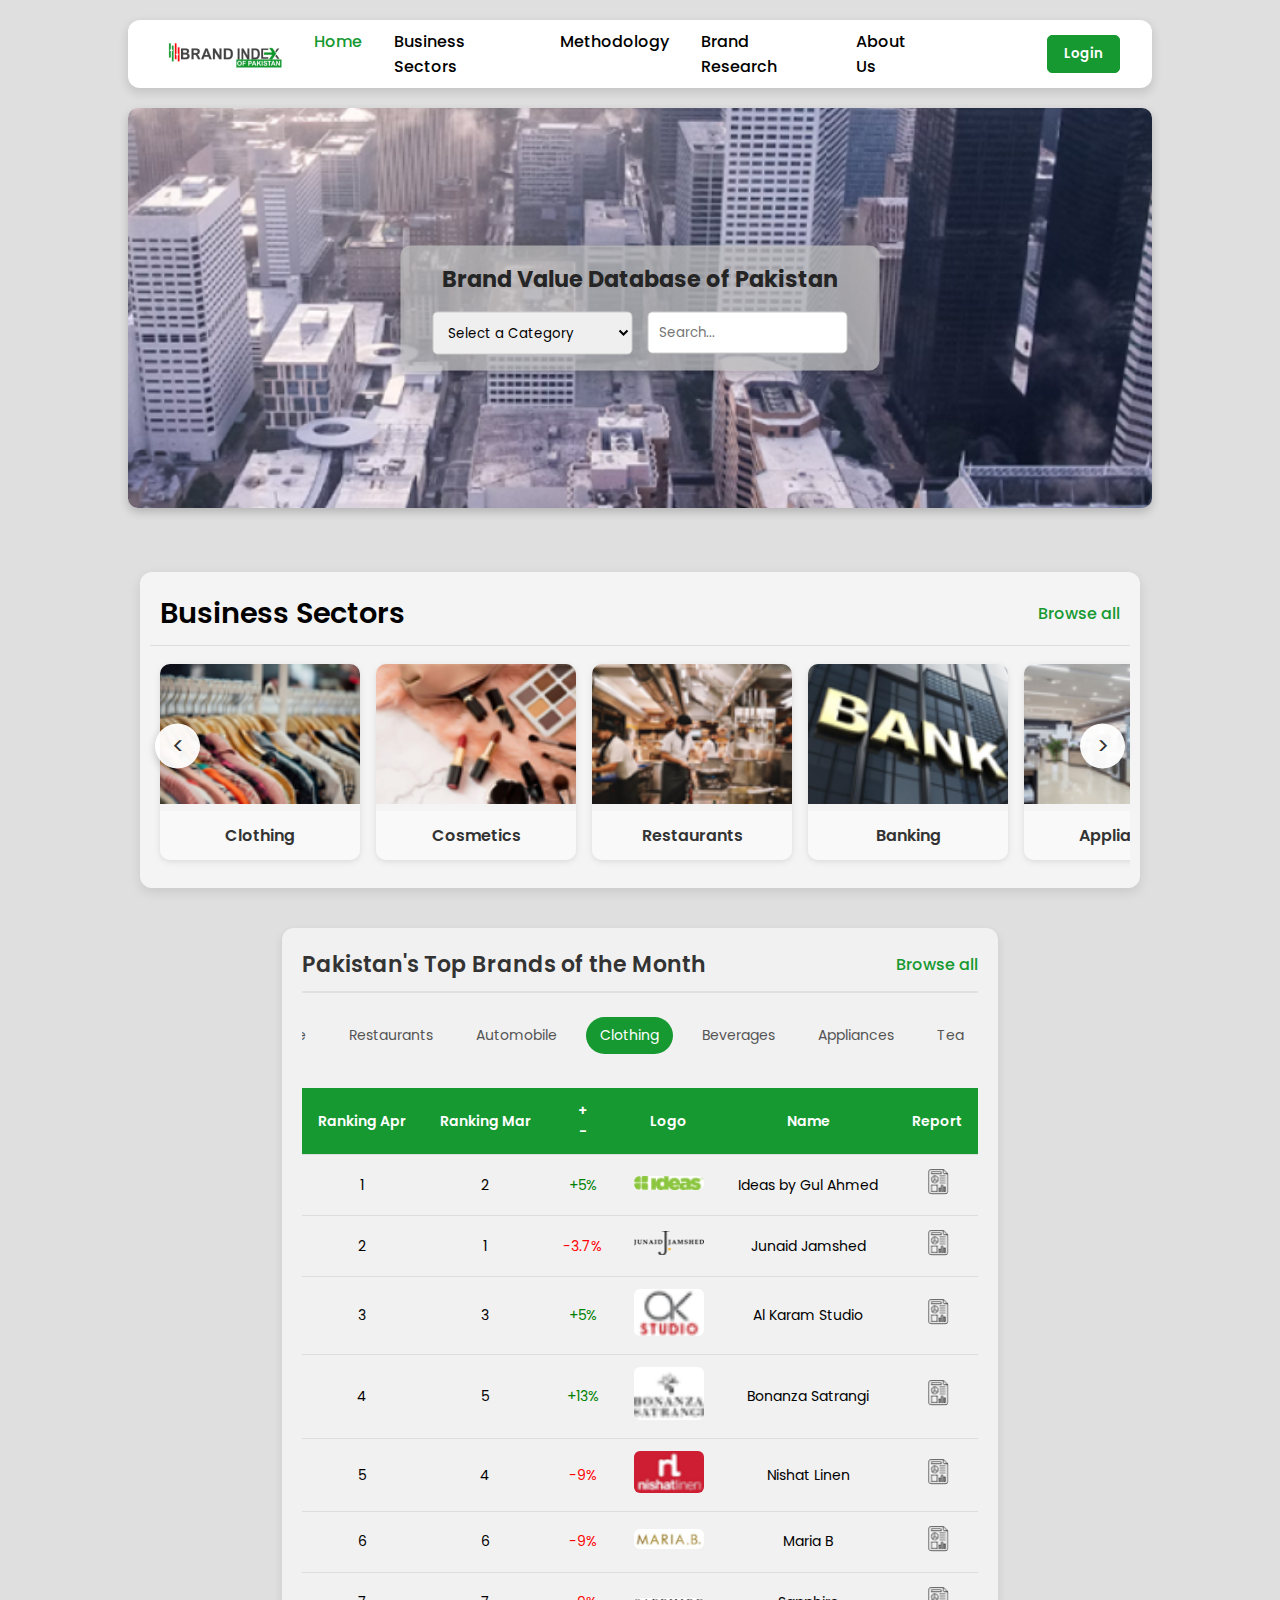
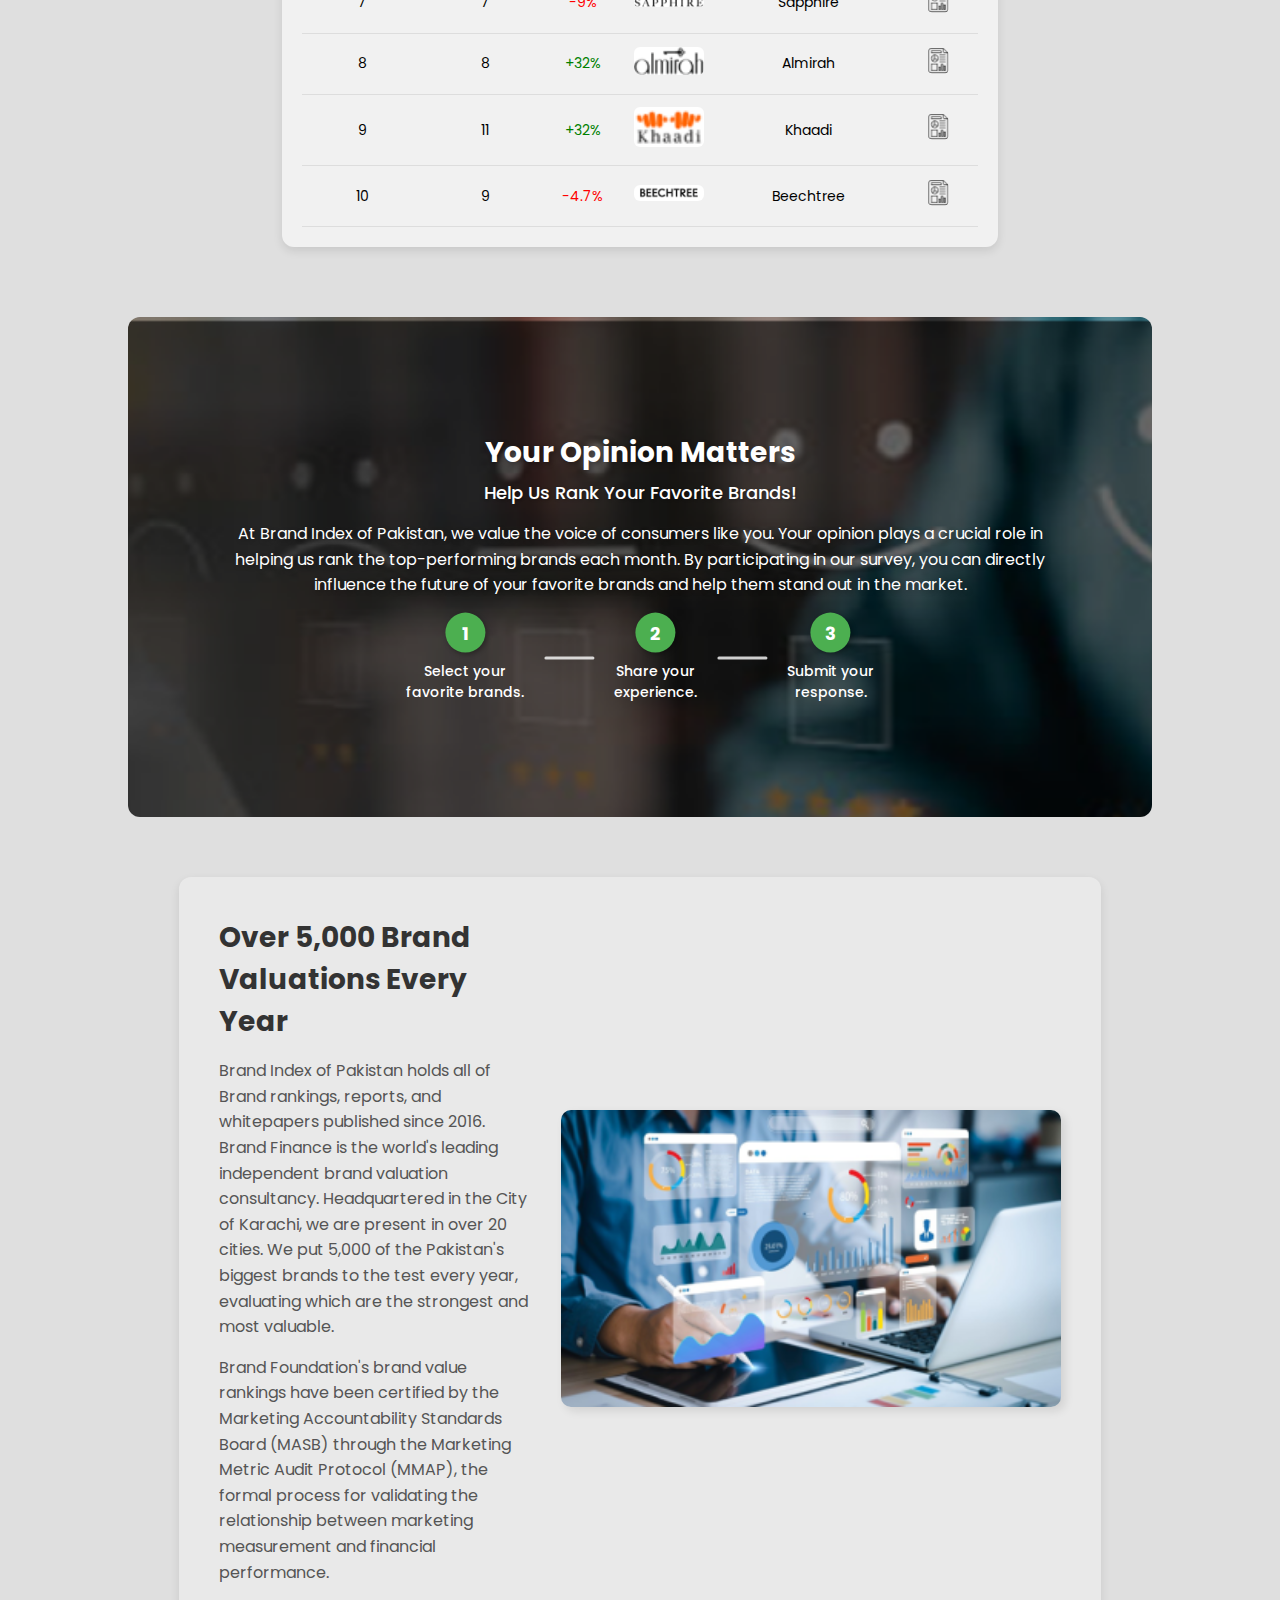
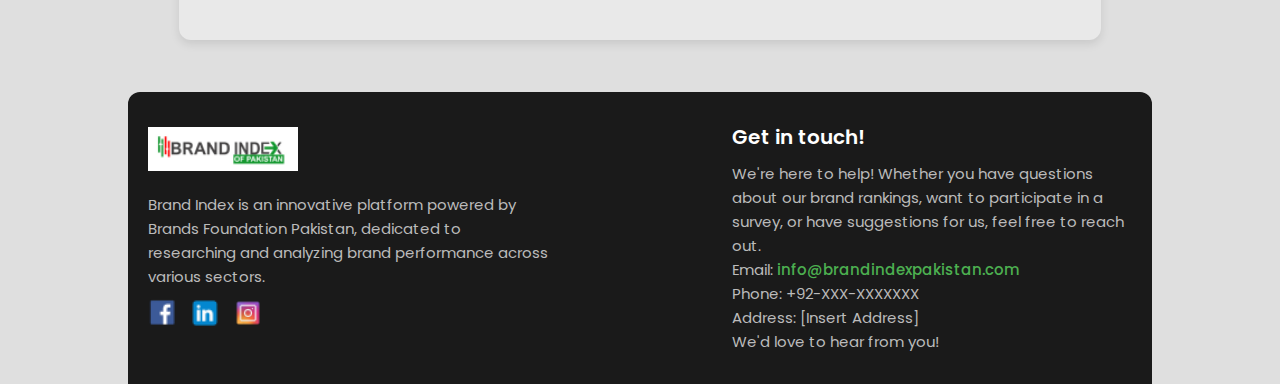
<file: index.html>
<!DOCTYPE html>
<html lang="en">
  <head>
    <meta charset="UTF-8" />
    <meta name="viewport" content="width=device-width, initial-scale=1.0" />
    <link rel="stylesheet" href="./assets/css/style.css" />
    <link
      href="https://fonts.googleapis.com/css2?family=Poppins:ital,wght@0,100;0,200;0,300;0,400;0,500;0,600;0,700;0,800;0,900;1,100;1,200;1,300;1,400;1,500;1,600;1,700;1,800;1,900&display=swap"
      rel="stylesheet"
    />
    <title>Home</title>
  </head>
  <body>
    <header>
      <div class="left">
        <div class="logo">
          <img
            src="./assets/images/BRAND INDEX Concepts Initial Logo 1.png"
            alt="Brand Index Logo"
          />
        </div>
        <ul>
          <li><a href="#" target="_self" class="active">Home</a></li>
          <li>
            <a href="#" target="_self">Business Sectors</a>
          </li>
          <li><a href="#" target="_self">Methodology</a></li>
          <li><a href="#" target="_self">Brand Research</a></li>
          <li><a href="#" target="_self">About Us</a></li>
        </ul>
      </div>

      <div class="right">
        <button class="btn-green login-btn">Login</button>
      </div>
    </header>

    <section>
      <div class="hero">
        <img
          src="./assets/images/image 1.png"
          alt="Brand Value Database Banner"
        />
        <div class="search-box">
          <div>
            <h3>Brand Value Database of Pakistan</h3>
          </div>
          <div class="dropdown-container">
            <!-- Normal Dropdown -->
            <select class="dropdown">
              <option value="" disabled selected>Select a Category</option>
              <option value="finance">Finance</option>
              <option value="tech">Technology</option>
              <option value="retail">Retail</option>
              <option value="healthcare">Healthcare</option>
            </select>

            <!-- Searchable Dropdown -->
            <div class="searchable-dropdown">
              <input
                type="text"
                id="searchInput"
                placeholder="Search..."
                onkeyup="filterOptions()"
              />
              <div class="options-list" id="optionsList">
                <div class="option" onclick="selectOption('Finance')">
                  Finance
                </div>
                <div class="option" onclick="selectOption('Technology')">
                  Technology
                </div>
                <div class="option" onclick="selectOption('Retail')">
                  Retail
                </div>
                <div class="option" onclick="selectOption('Healthcare')">
                  Healthcare
                </div>
              </div>
            </div>
          </div>
        </div>
      </div>

      <main>
        <div class="carousel-container">
          <div class="header">
            <h2 class="section-title">Business Sectors</h2>
            <a href="./businessSector.html" class="browse-all">Browse all</a>
          </div>

          <!-- Carousel Arrows -->
          <button class="arrow-button left-arrow">&lt;</button>
          <div class="carousel-content">
            <div class="carousel-wrapper">
              <div class="carousel-content">
                <div class="carousel-item">
                  <img src="./assets/images/image 2.png" alt="Clothing" />
                  <div class="item-title">Clothing</div>
                </div>
                <div class="carousel-item">
                  <img src="./assets/images/image 3.png" alt="Cosmetics" />
                  <div class="item-title">Cosmetics</div>
                </div>
                <div class="carousel-item">
                  <img src="./assets/images/image 4.png" alt="Restaurants" />
                  <div class="item-title">Restaurants</div>
                </div>
                <div class="carousel-item">
                  <img src="./assets/images/image 5.png" alt="Banking" />
                  <div class="item-title">Banking</div>
                </div>
                <div class="carousel-item">
                  <img src="./assets/images/image 6.png" alt="Appliances" />
                  <div class="item-title">Appliances</div>
                </div>
                <div class="carousel-item">
                  <img src="./assets/images/image.png" alt="Food Products" />
                  <div class="item-title">Food Products</div>
                </div>
              </div>
            </div>
          </div>
          <button class="arrow-button right-arrow">&gt;</button>
        </div>

        <div class="tableContainer">
          <div class="top-brands-container">
            <!-- Top Section: Title & Browse Button -->
            <div class="top-bar">
              <div class="nav-title">Pakistan's Top Brands of the Month</div>
              <a href="#" class="browse-all">Browse all</a>
            </div>

            <!-- Navigation Bar -->
            <div class="top-brands-nav">
              <!-- <div class="arrow">&lt;</div> -->
              <div class="categories">
                <a href="#" class="">Cosmetics</a>
                <a href="#" class="">Shoe ware</a>
                <a href="#" class="">Restaurants</a>
                <a href="#" class="">Automobile</a>
                <a href="#" class="active">Clothing</a>
                <a href="#" class="">Beverages</a>
                <a href="#" class="">Appliances</a>
                <a href="#" class="">Tea</a>
                <a href="#" class="">Banking</a>
                <a href="#" class="">Edible Oil</a>
              </div>
              <!-- <div class="arrow">&gt;</div> -->
            </div>
          </div>

          <table class="table">
            <tr>
              <th>Ranking Apr</th>
              <th>Ranking Mar</th>
              <th>+<br />-</th>
              <th>Logo</th>
              <th>Name</th>
              <th>Report</th>
            </tr>
            <tr>
              <td>1</td>
              <td>2</td>
              <td><span style="color: green"> +5%</span></td>
              <td>
                <img src="./assets/images/image 8.png" alt="Ideas Logo" />
              </td>
              <td>Ideas by Gul Ahmed</td>
              <td>
                <a href="./brandSpotlight.html"
                  ><img src="./assets/images/Iocn 2.png" alt="" class="icon"
                /></a>
              </td>
            </tr>
            <tr>
              <td>2</td>
              <td>1</td>
              <td><span style="color: red"> -3.7%</span></td>
              <td>
                <img
                  src="./assets/images/image 18.png"
                  alt="Junaid Jamshed Logo"
                />
              </td>
              <td>Junaid Jamshed</td>
              <td>
                <a href="./brandSpotlight.html"
                  ><img src="./assets/images/Iocn 2.png" alt="" class="icon"
                /></a>
              </td>
            </tr>
            <tr>
              <td>3</td>
              <td>3</td>
              <td><span style="color: green"> +5%</span></td>
              <td>
                <img src="./assets/images/image 19.png" alt="Al Karam Logo" />
              </td>
              <td>Al Karam Studio</td>
              <td>
                <a href="./brandSpotlight.html"
                  ><img src="./assets/images/Iocn 2.png" alt="" class="icon"
                /></a>
              </td>
            </tr>
            <tr>
              <td>4</td>
              <td>5</td>
              <td><span style="color: green"> +13%</span></td>
              <td>
                <img src="./assets/images/image 20.png" alt="Bonanza Logo" />
              </td>
              <td>Bonanza Satrangi</td>
              <td>
                <a href="./brandSpotlight.html"
                  ><img src="./assets/images/Iocn 2.png" alt="" class="icon"
                /></a>
              </td>
            </tr>
            <tr>
              <td>5</td>
              <td>4</td>
              <td><span style="color: red"> -9%</span></td>
              <td>
                <img src="./assets/images/image 21.png" alt="Nishat Logo" />
              </td>
              <td>Nishat Linen</td>
              <td>
                <a href="./brandSpotlight.html"
                  ><img src="./assets/images/Iocn 2.png" alt="" class="icon"
                /></a>
              </td>
            </tr>
            <tr>
              <td>6</td>
              <td>6</td>
              <td><span style="color: red"> -9%</span></td>
              <td>
                <img src="./assets/images/image 22.png" alt="Maria B Logo" />
              </td>
              <td>Maria B</td>
              <td>
                <a href="./brandSpotlight.html"
                  ><img src="./assets/images/Iocn 2.png" alt="" class="icon"
                /></a>
              </td>
            </tr>
            <tr>
              <td>7</td>
              <td>7</td>
              <td><span style="color: red"> -9%</span></td>
              <td>
                <img src="./assets/images/image 23.png" alt="Sapphire Logo" />
              </td>
              <td>Sapphire</td>
              <td>
                <a href="./brandSpotlight.html"
                  ><img src="./assets/images/Iocn 2.png" alt="" class="icon"
                /></a>
              </td>
            </tr>
            <tr>
              <td>8</td>
              <td>8</td>
              <td><span style="color: green"> +32%</span></td>
              <td>
                <img src="./assets/images/image 24.png" alt="Almirah Logo" />
              </td>
              <td>Almirah</td>
              <td>
                <a href="./brandSpotlight.html"
                  ><img src="./assets/images/Iocn 2.png" alt="" class="icon"
                /></a>
              </td>
            </tr>
            <tr>
              <td>9</td>
              <td>11</td>
              <td><span style="color: green"> +32%</span></td>
              <td>
                <img src="./assets/images/image 25.png" alt="Khaadi Logo" />
              </td>
              <td>Khaadi</td>
              <td>
                <a href="./brandSpotlight.html"
                  ><img src="./assets/images/Iocn 2.png" alt="" class="icon"
                /></a>
              </td>
            </tr>
            <tr>
              <td>10</td>
              <td>9</td>
              <td><span style="color: red"> -4.7%</span></td>
              <td>
                <img src="./assets/images/image 26.png" alt="Beechtree Logo" />
              </td>
              <td>Beechtree</td>
              <td>
                <a href="./brandSpotlight.html"
                  ><img src="./assets/images/Iocn 2.png" alt="" class="icon"
                /></a>
              </td>
            </tr>
          </table>
        </div>

        <div class="your-opinion">
          <img src="./assets/images/Group 20.png" alt="" />
          <div class="opinion-content">
            <div class="opinion-head">
              <h3>Your Opinion Matters</h3>
              <span>Help Us Rank Your Favorite Brands!</span>
            </div>
            <div class="opinion-text">
              <p>
                At Brand Index of Pakistan, we value the voice of consumers like
                you. Your opinion plays a crucial role in helping us rank the
                top-performing brands each month. By participating in our
                survey, you can directly influence the future of your favorite
                brands and help them stand out in the market.
              </p>
            </div>
            <div class="opinion-steps">
              <div class="steps">
                <span>1</span>
                <p>
                  Select your <br />
                  favorite brands.
                </p>
              </div>
              <div class="line"></div>
              <div class="steps">
                <span>2</span>
                <p>
                  Share your <br />
                  experience.
                </p>
              </div>
              <div class="line"></div>
              <div class="steps">
                <span>3</span>
                <p>
                  Submit your <br />
                  response.
                </p>
              </div>
            </div>
          </div>
        </div>

        <div class="brand-valuation">
          <div class="valuation-text">
            <h3>Over 5,000 Brand Valuations Every Year</h3>
            <p>
              Brand Index of Pakistan holds all of Brand rankings, reports, and
              whitepapers published since 2016. Brand Finance is the world's
              leading independent brand valuation consultancy. Headquartered in
              the City of Karachi, we are present in over 20 cities. We put
              5,000 of the Pakistan's biggest brands to the test every year,
              evaluating which are the strongest and most valuable.
            </p>
            <p>
              Brand Foundation's brand value rankings have been certified by the
              Marketing Accountability Standards Board (MASB) through the
              Marketing Metric Audit Protocol (MMAP), the formal process for
              validating the relationship between marketing measurement and
              financial performance.
            </p>
          </div>
          <div class="valuation-img">
            <img src="./assets/images/image 27.png" alt="" />
          </div>
        </div>
      </main>
    </section>

    <footer id="footer">
      <div class="footer-container">
        <div>
          <img
            src="./assets/images/BRAND INDEX Concepts Initial Logo 1.png"
            alt="Brand Index Logo"
          />
          <p>
            Brand Index is an innovative platform powered by Brands Foundation
            Pakistan, dedicated to researching and analyzing brand performance
            across various sectors.
          </p>
          <div class="footer-social-icons">
            <a href="#"
              ><img src="./assets/images/1 1.png" alt="Facebook" width="20"
            /></a>
            <a href="#"
              ><img src="./assets/images/2 1.png" alt="LinkedIn" width="20"
            /></a>
            <a href="#"
              ><img
                src="./assets/images/Iocn 12.png"
                alt="Instagram"
                width="20"
            /></a>
          </div>
        </div>

        <div>
          <h4>Get in touch!</h4>
          <p>
            We're here to help! Whether you have questions about our brand
            rankings, want to participate in a survey, or have suggestions for
            us, feel free to reach out.
          </p>
          <p>
            Email:
            <a href="mailto:info@brandindexpakistan.com"
              >info@brandindexpakistan.com</a
            >
          </p>
          <p>Phone: +92-XXX-XXXXXXX</p>
          <p>Address: [Insert Address]</p>
          <p>We'd love to hear from you!</p>
        </div>
      </div>
    </footer>
  </body>

  <script>
    function filterOptions() {
      let input = document.getElementById("searchInput").value.toLowerCase();
      let options = document.querySelectorAll(".options-list .option");

      options.forEach((option) => {
        let text = option.innerText.toLowerCase();
        option.style.display = text.includes(input) ? "block" : "none";
      });
    }

    function selectOption(value) {
      document.getElementById("searchInput").value = value;
      document.getElementById("optionsList").style.display = "none";
    }

    document
      .getElementById("searchInput")
      .addEventListener("focus", function () {
        document.getElementById("optionsList").style.display = "block";
      });

    document.addEventListener("click", function (event) {
      if (
        !document.querySelector(".searchable-dropdown").contains(event.target)
      ) {
        document.getElementById("optionsList").style.display = "none";
      }
    });

    document.addEventListener("DOMContentLoaded", function () {
      const carouselWrapper = document.querySelector(".carousel-wrapper");
      const leftArrow = document.querySelector(".left-arrow");
      const rightArrow = document.querySelector(".right-arrow");
      const slideWidth =
        document.querySelector(".carousel-item").offsetWidth + 16; // Adjust for gaps

      function scrollCarousel(direction) {
        if (direction === "right") {
          carouselWrapper.scrollBy({ left: slideWidth, behavior: "smooth" });
        } else {
          carouselWrapper.scrollBy({ left: -slideWidth, behavior: "smooth" });
        }
      }

      rightArrow.addEventListener("click", () => scrollCarousel("right"));
      leftArrow.addEventListener("click", () => scrollCarousel("left"));
    });
  </script>
</html>
</file>
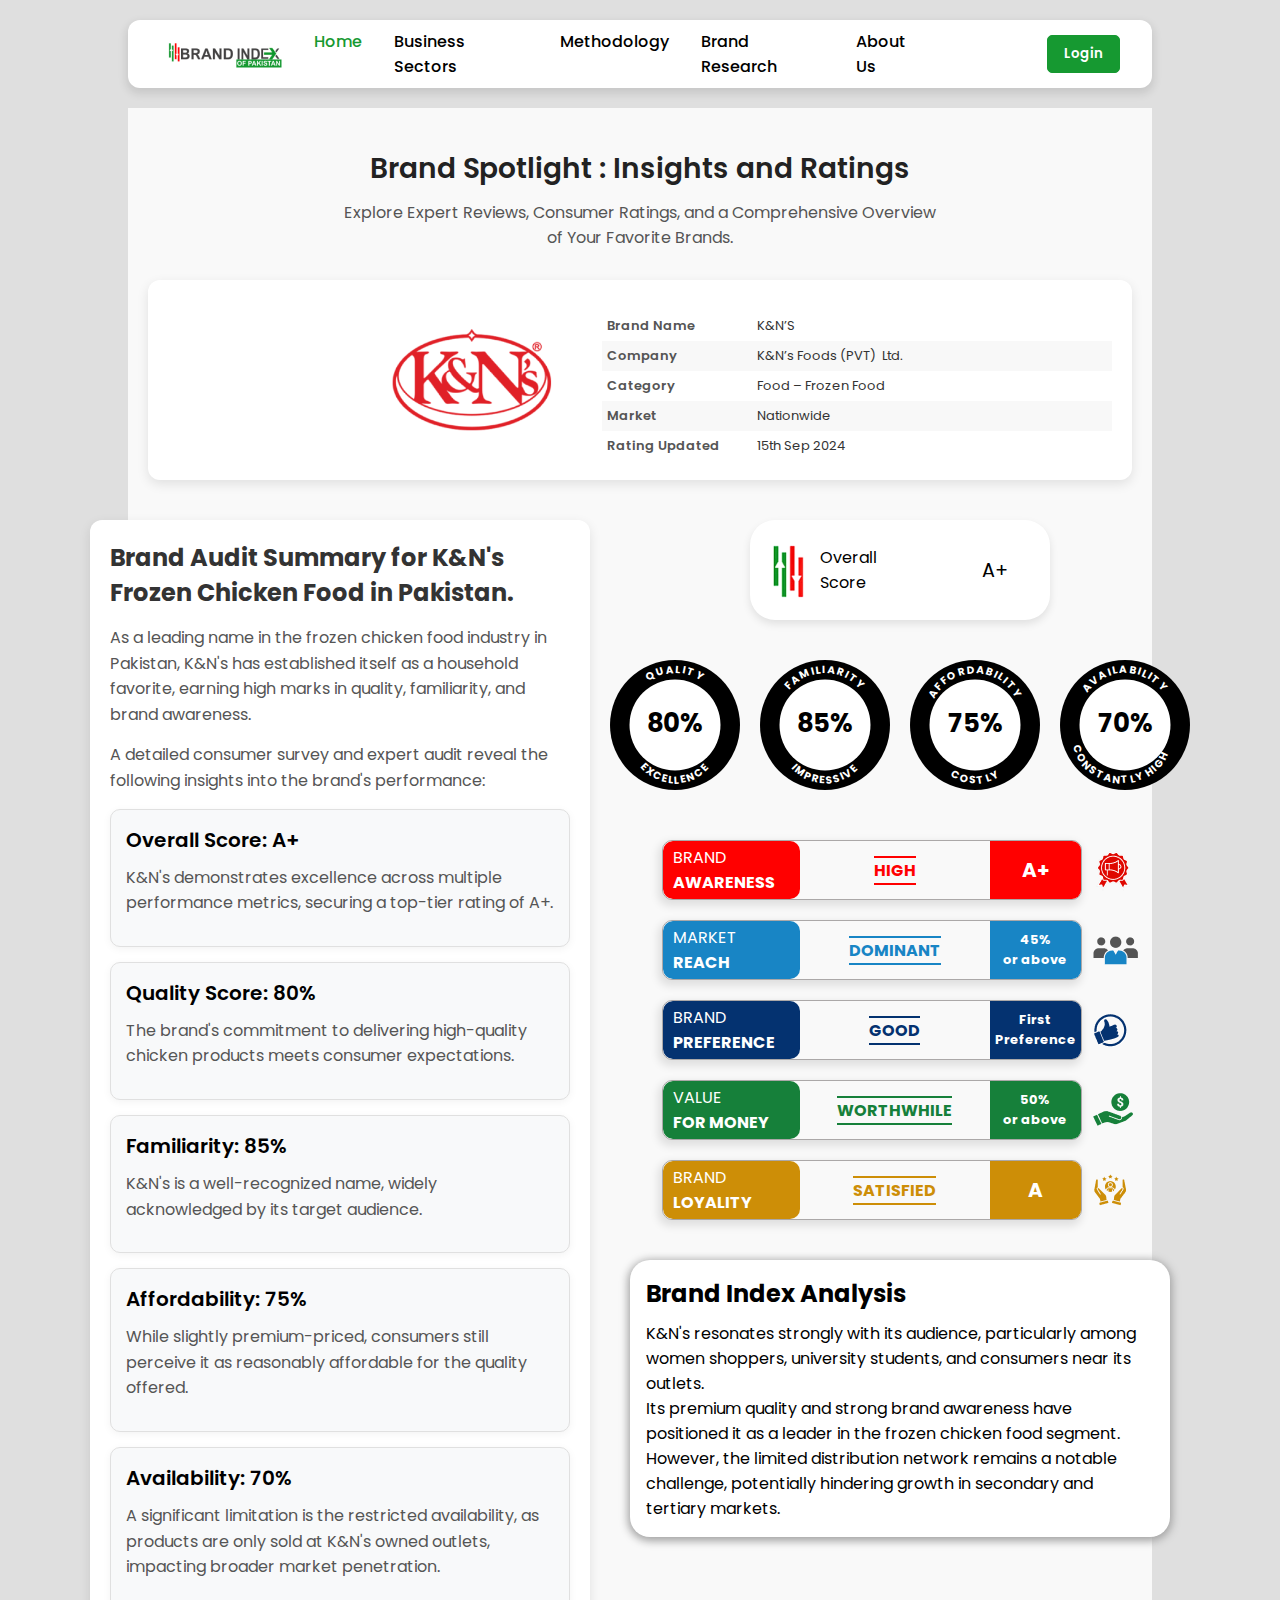
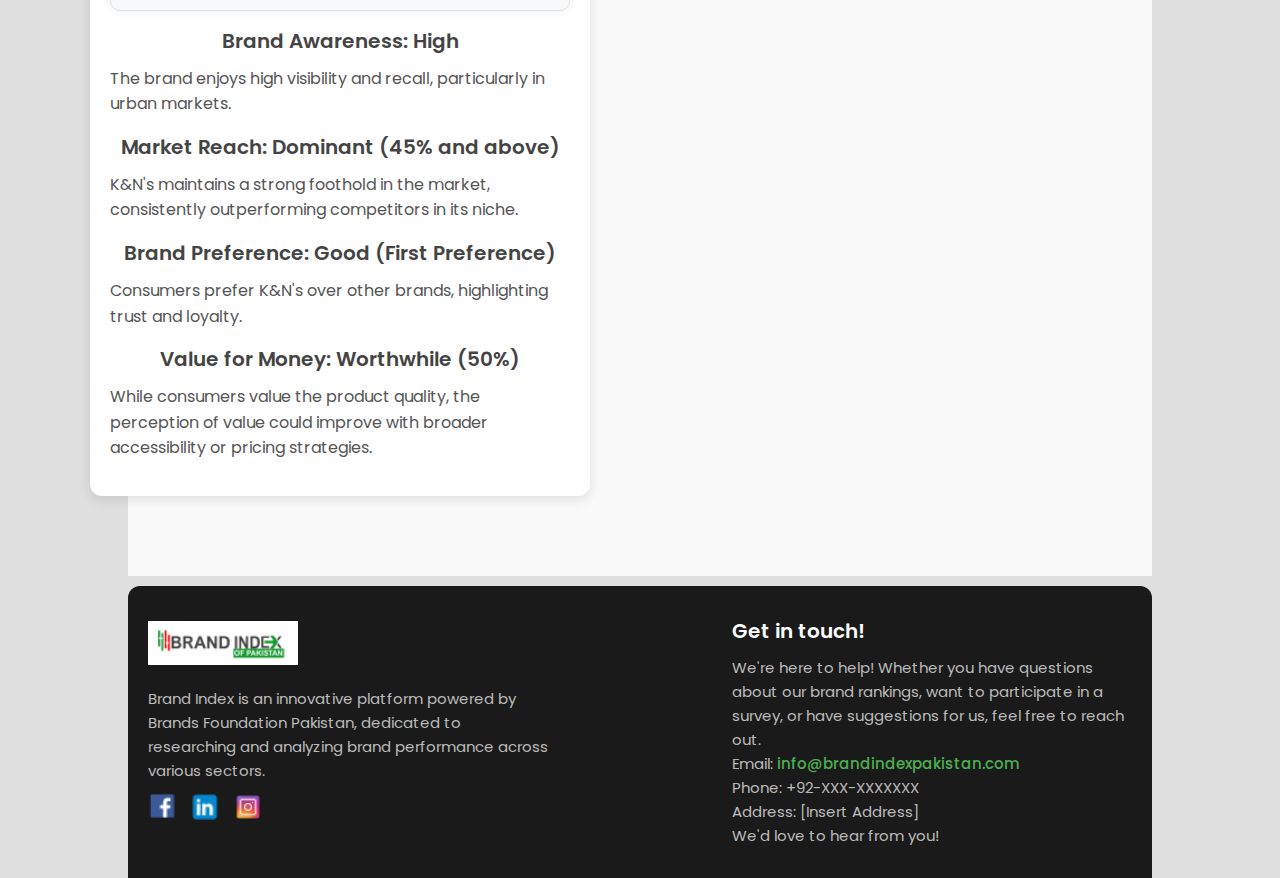
<file: brandSpotlight copy.html>
<!DOCTYPE html>
<html lang="en">
  <head>
    <meta charset="UTF-8" />
    <meta name="viewport" content="width=device-width, initial-scale=1.0" />
    <link rel="stylesheet" href="./assets/css/style.css" />
    <link
      href="https://fonts.googleapis.com/css2?family=Poppins:ital,wght@0,100;0,200;0,300;0,400;0,500;0,600;0,700;0,800;0,900;1,100;1,200;1,300;1,400;1,500;1,600;1,700;1,800;1,900&display=swap"
      rel="stylesheet"
    />
    <title>Brand Spotlight</title>
  </head>
  <body>
    <header>
      <div class="left">
        <div class="logo">
          <img
            src="./assets/images/BRAND INDEX Concepts Initial Logo 1.png"
            alt="Brand Index Logo"
          />
        </div>
        <ul>
          <li><a href="#" target="_self" class="active">Home</a></li>
          <li>
            <a href="#" target="_self">Business Sectors</a>
          </li>
          <li><a href="#" target="_self">Methodology</a></li>
          <li><a href="#" target="_self">Brand Research</a></li>
          <li><a href="#" target="_self">About Us</a></li>
        </ul>
      </div>

      <div class="right">
        <button class="btn-green login-btn">Login</button>
      </div>
    </header>

    <section class="spotlight">
      <div class="section-top">
        <div class="side-nav-container">
          <div class="main_heading">
            <h2 class="consumer-heading">
              Brand Spotlight : Insights and Ratings
            </h2>
          </div>
        </div>
        <div class="about-brand">
          <p class="about-text">
            Explore Expert Reviews, Consumer Ratings, and a Comprehensive
            Overview of Your Favorite Brands.
          </p>
        </div>
      </div>

      <main>
        <div class="spotlight-head">
          <div class="spotlight-box"></div>
          <div class="spotlight-image">
            <img src="./assets/images/image 51.png" alt="" />
          </div>
          <div class="spotlight-info">
            <table>
              <tr>
                <td>Brand Name</td>
                <td>K&N’S</td>
              </tr>
              <tr>
                <td>Company</td>
                <td>K&N’s Foods (PVT)  Ltd.</td>
              </tr>
              <tr>
                <td>Category</td>
                <td>Food – Frozen Food</td>
              </tr>
              <tr>
                <td>Market</td>
                <td>Nationwide</td>
              </tr>
              <tr>
                <td>Rating Updated</td>
                <td>15th Sep 2024</td>
              </tr>
            </table>
          </div>
        </div>
        <div class="spotlight-main">
          <div class="spotlight-container">
            <div class="spotlight-content">
              <h1>
                Brand Audit Summary for K&N's Frozen Chicken Food in Pakistan.
              </h1>
              <p>
                As a leading name in the frozen chicken food industry in
                Pakistan, K&N's has established itself as a household favorite,
                earning high marks in quality, familiarity, and brand awareness.
              </p>
              <p>
                A detailed consumer survey and expert audit reveal the following
                insights into the brand's performance:
              </p>

              <div class="rounded-box">
                <h2>Overall Score: A+</h2>
                <p>
                  K&N's demonstrates excellence across multiple performance
                  metrics, securing a top-tier rating of A+.
                </p>
              </div>

              <div class="rounded-box">
                <h2>Quality Score: 80%</h2>
                <p>
                  The brand's commitment to delivering high-quality chicken
                  products meets consumer expectations.
                </p>
              </div>

              <div class="rounded-box">
                <h2>Familiarity: 85%</h2>
                <p>
                  K&N's is a well-recognized name, widely acknowledged by its
                  target audience.
                </p>
              </div>

              <div class="rounded-box">
                <h2>Affordability: 75%</h2>
                <p>
                  While slightly premium-priced, consumers still perceive it as
                  reasonably affordable for the quality offered.
                </p>
              </div>

              <div class="rounded-box">
                <h2>Availability: 70%</h2>
                <p>
                  A significant limitation is the restricted availability, as
                  products are only sold at K&N's owned outlets, impacting
                  broader market penetration.
                </p>
              </div>

              <h2>Brand Awareness: High</h2>
              <p>
                The brand enjoys high visibility and recall, particularly in
                urban markets.
              </p>

              <h2>Market Reach: Dominant (45% and above)</h2>
              <p>
                K&N's maintains a strong foothold in the market, consistently
                outperforming competitors in its niche.
              </p>

              <h2>Brand Preference: Good (First Preference)</h2>
              <p>
                Consumers prefer K&N's over other brands, highlighting trust and
                loyalty.
              </p>

              <h2>Value for Money: Worthwhile (50%)</h2>
              <p>
                While consumers value the product quality, the perception of
                value could improve with broader accessibility or pricing
                strategies.
              </p>
            </div>
          </div>
          <div class="scores">
            <div class="score-container">
              <div class="overall-score">
                <img src="./assets/images/BrandIndex Icons 1.png" alt="" />
                <span>Overall Score</span>
              </div>
              <div class="grade">
                <span>A+</span>
              </div>
            </div>

            <div class="scores-circles">
              <div class="circle-badge-container red-circle">
                <svg class="badge-svg" viewBox="0 0 200 200">
                  <circle class="circle-background" cx="100" cy="100" r="100" />

                  <circle class="inner-circle" cx="100" cy="100" r="70" />

                  <defs>
                    <path
                      id="curve-top"
                      d="M 30,90 A 70,70 0 0,1 170,90"
                      fill="none"
                    />

                    <path
                      id="curve-bottom"
                      d="M 30,120 A 70,70 0 0,0 170,120"
                      fill="none"
                    />
                  </defs>

                  <text class="curved-text">
                    <textPath
                      href="#curve-top"
                      startOffset="50%"
                      text-anchor="middle"
                    >
                      QUALITY
                    </textPath>
                  </text>

                  <text class="curved-text">
                    <textPath
                      href="#curve-bottom"
                      startOffset="50%"
                      text-anchor="middle"
                    >
                      EXCELLENCE
                    </textPath>
                  </text>

                  <text class="percentage" x="100" y="100">80%</text>
                </svg>
              </div>

              <div class="circle-badge-container darkblue-circle">
                <svg class="badge-svg" viewBox="0 0 200 200">
                  <circle class="circle-background" cx="100" cy="100" r="100" />

                  <circle class="inner-circle" cx="100" cy="100" r="70" />

                  <defs>
                    <path
                      id="curve-top"
                      d="M 30,90 A 70,70 0 0,1 170,90"
                      fill="none"
                    />

                    <path
                      id="curve-bottom"
                      d="M 30,120 A 70,70 0 0,0 170,120"
                      fill="none"
                    />
                  </defs>

                  <text class="curved-text">
                    <textPath
                      href="#curve-top"
                      startOffset="50%"
                      text-anchor="middle"
                    >
                      FAMILIARITY
                    </textPath>
                  </text>

                  <text class="curved-text">
                    <textPath
                      href="#curve-bottom"
                      startOffset="50%"
                      text-anchor="middle"
                    >
                      IMPRESSIVE
                    </textPath>
                  </text>

                  <text class="percentage" x="100" y="100">85%</text>
                </svg>
              </div>

              <div class="circle-badge-container skyblue-circle">
                <svg class="badge-svg" viewBox="0 0 200 200">
                  <circle class="circle-background" cx="100" cy="100" r="100" />

                  <circle class="inner-circle" cx="100" cy="100" r="70" />

                  <defs>
                    <path
                      id="curve-top"
                      d="M 30,90 A 70,70 0 0,1 170,90"
                      fill="none"
                    />

                    <path
                      id="curve-bottom"
                      d="M 30,120 A 70,70 0 0,0 170,120"
                      fill="none"
                    />
                  </defs>

                  <text class="curved-text">
                    <textPath
                      href="#curve-top"
                      startOffset="50%"
                      text-anchor="middle"
                    >
                      AFFORDABILITY
                    </textPath>
                  </text>

                  <text class="curved-text">
                    <textPath
                      href="#curve-bottom"
                      startOffset="50%"
                      text-anchor="middle"
                    >
                      COSTLY
                    </textPath>
                  </text>

                  <text class="percentage" x="100" y="100">75%</text>
                </svg>
              </div>

              <div class="circle-badge-container gray-circle">
                <svg class="badge-svg" viewBox="0 0 200 200">
                  <circle class="circle-background" cx="100" cy="100" r="100" />

                  <circle class="inner-circle" cx="100" cy="100" r="70" />

                  <defs>
                    <path
                      id="curve-topgray"
                      d="M 30,90 A 70,70 0 0,1 170,90"
                      fill="none"
                    />

                    <path
                      id="curve-bottomgray"
                      d="M 20,120 A 70,60 0 0,0 170,130"
                      fill="none"
                    />
                  </defs>

                  <text class="curved-text">
                    <textPath
                      href="#curve-topgray"
                      startOffset="50%"
                      text-anchor="middle"
                    >
                      AVAILABILITY
                    </textPath>
                  </text>

                  <text class="curved-text">
                    <textPath
                      href="#curve-bottomgray"
                      startOffset="50%"
                      text-anchor="middle"
                    >
                      CONSTANTLY HIGH
                    </textPath>
                  </text>

                  <text class="percentage" x="100" y="100">70%</text>
                </svg>
              </div>
            </div>

            <div class="badges">
              <div class="badge-box">
                <div class="awareness badge-container">
                  <div class="left-section">
                    <div class="text">
                      <span class="title">BRAND</span>
                      <br />
                      <span class="subtitle">AWARENESS</span>
                    </div>
                  </div>
                  <div class="middle-section">
                    <div class="level">HIGH</div>
                  </div>
                  <div class="right-section">
                    <div class="badge-grade">A+</div>
                  </div>
                </div>
                <img src="./assets/images/6 5.png" alt="" />
              </div>

              <div class="badge-box">
                <div class="reach badge-container">
                  <div class="left-section">
                    <div class="text">
                      <span class="title">MARKET</span>
                      <br />
                      <span class="subtitle">REACH</span>
                    </div>
                  </div>
                  <div class="middle-section">
                    <div class="level">DOMINANT</div>
                  </div>
                  <div class="right-section">
                    <div class="badge-grade">
                      45% <br />
                      or above
                    </div>
                  </div>
                </div>
                <img src="./assets/images/7 9024.png" alt="" />
              </div>

              <div class="badge-box">
                <div class="preference badge-container">
                  <div class="left-section">
                    <div class="text">
                      <span class="title">BRAND</span>
                      <br />
                      <span class="subtitle">PREFERENCE</span>
                    </div>
                  </div>
                  <div class="middle-section">
                    <div class="level">GOOD</div>
                  </div>
                  <div class="right-section">
                    <div class="badge-grade">First Preference</div>
                  </div>
                </div>
                <img src="./assets/images/8 6.png" alt="" />
              </div>

              <div class="badge-box">
                <div class="money badge-container">
                  <div class="left-section">
                    <div class="text">
                      <span class="title">VALUE</span>
                      <br />
                      <span class="subtitle">FOR MONEY</span>
                    </div>
                  </div>
                  <div class="middle-section">
                    <div class="level">WORTHWHILE</div>
                  </div>
                  <div class="right-section">
                    <div class="badge-grade">
                      50% <br />
                      or above
                    </div>
                  </div>
                </div>
                <img src="./assets/images/9 4.png" alt="" />
              </div>

              <div class="badge-box">
                <div class="loyality badge-container">
                  <div class="left-section">
                    <div class="text">
                      <span class="title">BRAND</span>
                      <br />
                      <span class="subtitle">LOYALITY</span>
                    </div>
                  </div>
                  <div class="middle-section">
                    <div class="level">SATISFIED</div>
                  </div>
                  <div class="right-section">
                    <div class="badge-grade">A</div>
                  </div>
                </div>
                <img src="./assets/images/10 1.png" alt="" />
              </div>
            </div>

            <div class="brand-analysis">
              <h2>Brand Index Analysis</h2>
              <p>
                K&N's resonates strongly with its audience, particularly among
                women shoppers, university students, and consumers near its
                outlets. <br />
                Its premium quality and strong brand awareness have positioned
                it as a leader in the frozen chicken food segment. <br />
                However, the limited distribution network remains a notable
                challenge, potentially hindering growth in secondary and
                tertiary markets.
              </p>
            </div>
          </div>
        </div>
      </main>
    </section>

    <footer id="footer">
      <div class="footer-container">
        <div>
          <img
            src="./assets/images/BRAND INDEX Concepts Initial Logo 1.png"
            alt="Brand Index Logo"
          />
          <p>
            Brand Index is an innovative platform powered by Brands Foundation
            Pakistan, dedicated to researching and analyzing brand performance
            across various sectors.
          </p>
          <div class="footer-social-icons">
            <a href="#"
              ><img src="./assets/images/1 1.png" alt="Facebook" width="20"
            /></a>
            <a href="#"
              ><img src="./assets/images/2 1.png" alt="LinkedIn" width="20"
            /></a>
            <a href="#"
              ><img
                src="./assets/images/Iocn 12.png"
                alt="Instagram"
                width="20"
            /></a>
          </div>
        </div>

        <div>
          <h4>Get in touch!</h4>
          <p>
            We're here to help! Whether you have questions about our brand
            rankings, want to participate in a survey, or have suggestions for
            us, feel free to reach out.
          </p>
          <p>
            Email:
            <a href="mailto:info@brandindexpakistan.com"
              >info@brandindexpakistan.com</a
            >
          </p>
          <p>Phone: +92-XXX-XXXXXXX</p>
          <p>Address: [Insert Address]</p>
          <p>We'd love to hear from you!</p>
        </div>
      </div>
    </footer>
  </body>
</html>
</file>
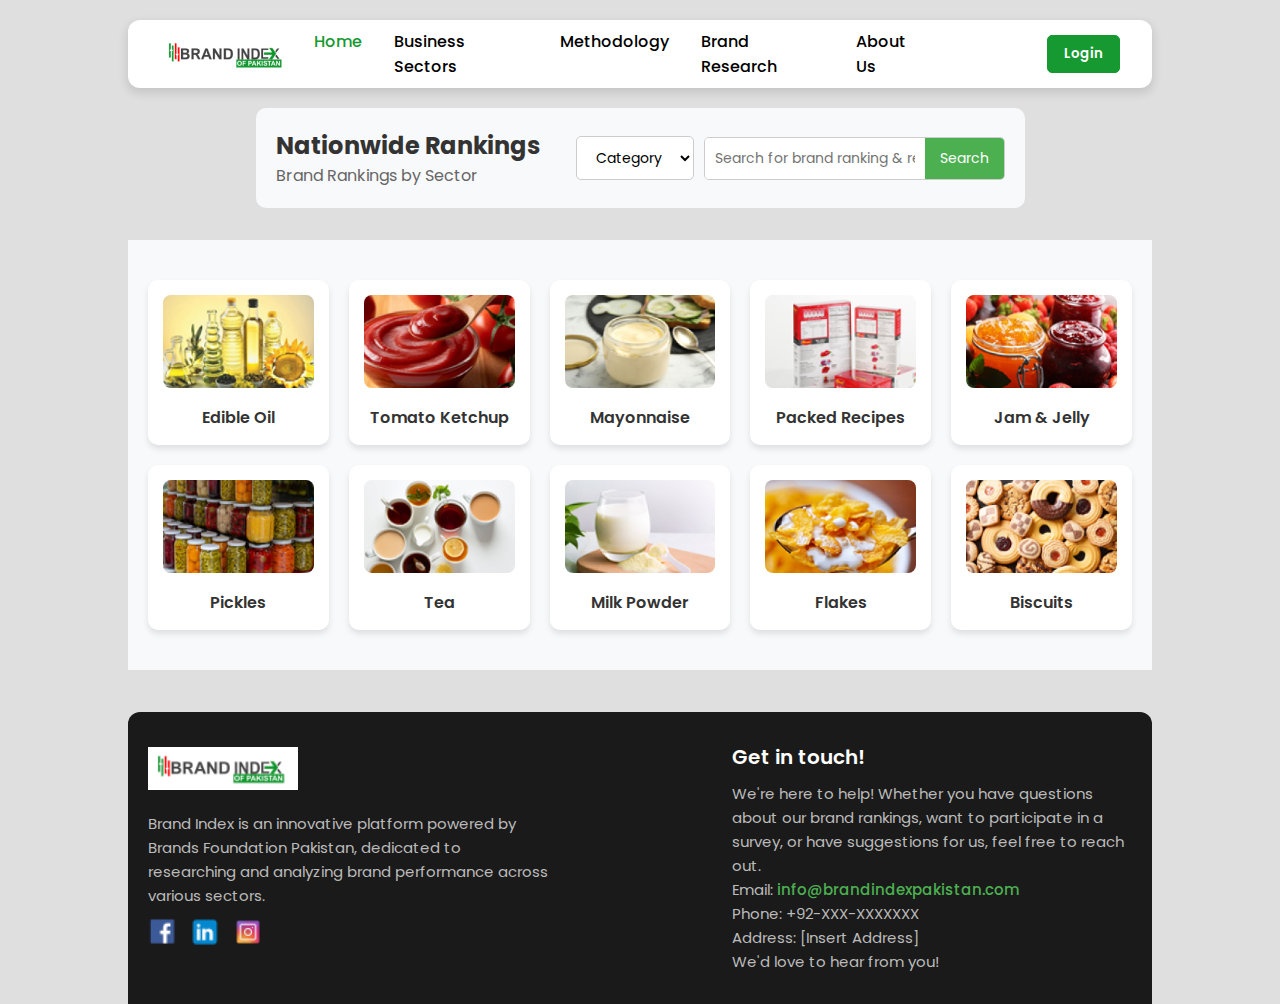
<file: businessSector.html>
<!DOCTYPE html>
<html lang="en">
  <head>
    <meta charset="UTF-8" />
    <meta name="viewport" content="width=device-width, initial-scale=1.0" />
    <link rel="stylesheet" href="./assets/css/style.css" />
    <link
      href="https://fonts.googleapis.com/css2?family=Poppins:ital,wght@0,100;0,200;0,300;0,400;0,500;0,600;0,700;0,800;0,900;1,100;1,200;1,300;1,400;1,500;1,600;1,700;1,800;1,900&display=swap"
      rel="stylesheet"
    />
    <title>Business Sector</title>
  </head>
  <body>
    <header>
      <div class="left">
        <div class="logo">
          <img
            src="./assets/images/BRAND INDEX Concepts Initial Logo 1.png"
            alt="Brand Index Logo"
          />
        </div>
        <ul>
          <li><a href="#" target="_self" class="active">Home</a></li>
          <li>
            <a href="#" target="_self">Business Sectors</a>
          </li>
          <li><a href="#" target="_self">Methodology</a></li>
          <li><a href="#" target="_self">Brand Research</a></li>
          <li><a href="#" target="_self">About Us</a></li>
        </ul>
      </div>

      <div class="right">
        <button class="btn-green login-btn">Login</button>
      </div>
    </header>

    <section class="section-sector">
      <div class="section-top">
        <div class="side-nav-container">
          <div class="main_heading">
            <h2 class="consumer-heading">Nationwide Rankings</h2>
            <p class="consumer-text">Brand Rankings by Sector</p>
          </div>
        </div>
        <div class="ranking-inp">
          <div class="search-inp">
            <select name="" id="">
              <option value="Category">Category</option>
              <option value="Clothing">Clothing</option>
              <option value="Foods">Foods</option>
            </select>
            <div class="search-input">
              <input
                type="text"
                name=""
                id=""
                placeholder="Search for brand ranking & reports"
              />
              <button class="btn-green search-btn">Search</button>
            </div>
          </div>
        </div>
      </div>
      <main class="brand-sector">
        <div class="cards-container">
          <div class="card">
            <img src="./assets/images/edibleoil.png" alt="Clothing" />
            <div class="card-title">Edible Oil</div>
          </div>

          <div class="card">
            <img src="./assets/images/tomatoketchup.png" alt="Cosmetics" />
            <div class="card-title">Tomato Ketchup</div>
          </div>

          <div class="card">
            <img src="./assets/images/mayyo.png" alt="Restaurants" />
            <div class="card-title">Mayonnaise</div>
          </div>

          <div class="card">
            <img src="./assets/images/recipe.png" alt="Banking" />
            <div class="card-title">Packed Recipes</div>
          </div>

          <div class="card">
            <img src="./assets/images/jam&jelly.png" alt="Appliances" />
            <div class="card-title">Jam & Jelly</div>
          </div>

          <div class="card">
            <img src="./assets/images/pickels.png" alt="Food Products" />
            <div class="card-title">Pickles</div>
          </div>

          <div class="card">
            <img src="./assets/images/tea.png" alt="Beauty & Wellness" />
            <div class="card-title">Tea</div>
          </div>

          <div class="card">
            <img src="./assets/images/milkpowder.png" alt="Detergents" />
            <div class="card-title">Milk Powder</div>
          </div>

          <div class="card">
            <img src="./assets/images/flakes.png" alt="Automobiles" />
            <div class="card-title">Flakes</div>
          </div>

          <div class="card">
            <img src="./assets/images/biscuits.png" alt="Home Textile" />
            <div class="card-title">Biscuits</div>
          </div>
        </div>
      </main>
    </section>

    <footer id="footer">
      <div class="footer-container">
        <div>
          <img
            src="./assets/images/BRAND INDEX Concepts Initial Logo 1.png"
            alt="Brand Index Logo"
          />
          <p>
            Brand Index is an innovative platform powered by Brands Foundation
            Pakistan, dedicated to researching and analyzing brand performance
            across various sectors.
          </p>
          <div class="footer-social-icons">
            <a href="#"
              ><img src="./assets/images/1 1.png" alt="Facebook" width="20"
            /></a>
            <a href="#"
              ><img src="./assets/images/2 1.png" alt="LinkedIn" width="20"
            /></a>
            <a href="#"
              ><img
                src="./assets/images/Iocn 12.png"
                alt="Instagram"
                width="20"
            /></a>
          </div>
        </div>

        <div>
          <h4>Get in touch!</h4>
          <p>
            We're here to help! Whether you have questions about our brand
            rankings, want to participate in a survey, or have suggestions for
            us, feel free to reach out.
          </p>
          <p>
            Email:
            <a href="mailto:info@brandindexpakistan.com"
              >info@brandindexpakistan.com</a
            >
          </p>
          <p>Phone: +92-XXX-XXXXXXX</p>
          <p>Address: [Insert Address]</p>
          <p>We'd love to hear from you!</p>
        </div>
      </div>
    </footer>
  </body>
</html>
</file>
<file: assets/css/style.css>
/* ----- Global Styles ----- */
* {
  margin: 0;
  padding: 0;
  box-sizing: border-box;
  font-family: Poppins;
}

html {
  scroll-behavior: smooth;
  height: 100%;
  width: 100%;
}

body {
  background-color: #dfdfdf;
  height: auto;
  width: auto;
  /* border: 1px solid red; */
  overflow-y: auto;
}

/* ----- Scrollbar Styles ----- */
body::-webkit-scrollbar {
  width: 8px;
}

body::-webkit-scrollbar-thumb {
  background: #888;
  border-radius: 8px;
}

body::-webkit-scrollbar-track {
  background: #f1f1f1;
}

/* ----- Header ----- */

header {
  display: flex;
  justify-content: space-between;
  align-items: center;
  padding: 1rem 2rem;
  background-color: rgb(255, 255, 255);
  box-shadow: 0px 4px 8px 2px rgba(0, 0, 0, 0.1);
  width: 80%;
  position: relative;
  z-index: 1000;
  height: 68px;
  margin: 20px auto;
  border-radius: 12px;
}

header .left {
  display: flex;
  align-items: center;
  gap: 20px;
  /* justify-content: space-between; */
  width: 80%;
  /* border: 1px solid red; */
}

header .left .logo {
  width: auto;
  display: flex;
  justify-content: center;
  align-items: center;
}

header .left ul {
  display: flex;
  gap: 2rem;
}

header .left ul li {
  list-style: none;
}

header .left ul li a {
  text-decoration: none;
  color: #000;
  font-weight: 500;
  font-size: 1rem;
}

header .left ul li a:hover {
  color: #169931;
  transition: 0.5s;
}

header .left ul li a.active {
  color: #169931;
}

header .right {
  display: flex;
  gap: 2rem;
}

header .right button {
  padding: 0.5rem 1rem;
  border: none;
  background-color: #169931;
  border: 1px solid #169931;
  color: white;
  font-weight: 600;
  border-radius: 5px;
  cursor: pointer;
}

header .right button:hover {
  background-color: white;
  color: #169931;
  transition: 0.5s;
}

/* ----- Main Section ----- */

section {
  display: flex;
  justify-content: center;
  align-items: center;
  flex-direction: column;
  padding: 0;
  width: 80%;
  margin: 10px auto;
  /* border: 2px solid red; */
}

/* ----- Hero Section ----- */

.hero {
  position: relative;
  display: flex;
  flex-direction: column;
  justify-content: center;
  align-items: center;
  width: 100%;
  margin-bottom: 2rem;
}

.hero img {
  width: 100%;
  height: 400px;
  display: block;
  object-fit: cover;
  box-shadow: 0px 4px 10px rgba(0, 0, 0, 0.2);
  border-radius: 10px;
}

.hero .search-box {
  position: absolute;
  top: 50%;
  left: 50%;
  transform: translate(-50%, -50%);
  background-color: #bbbbbbc0;
  padding: 1rem 2rem;
  text-align: center;
  border-radius: 10px;
  box-shadow: 0px 4px 10px rgba(0, 0, 0, 0.2);
}

.hero .search-box h3 {
  font-size: 1.4rem;
  margin-bottom: 1rem;
  text-decoration: dashed;
  color: #252525;
  stroke: 1px;
}

.dropdown-container {
  display: flex;
  gap: 15px;
  margin-top: 1.5rem;
  margin: auto;
  width: 100%;
  justify-content: center;
}

/* Normal Dropdown */
.dropdown {
  padding: 10px;
  border: 1px solid #ccc;
  border-radius: 5px;
  width: 200px;
}

/* Searchable Dropdown */
.searchable-dropdown {
  position: relative;
  width: 200px;
}

.searchable-dropdown input {
  width: 100%;
  padding: 10px;
  border: 1px solid #ccc;
  border-radius: 5px;
}

.options-list {
  position: absolute;
  width: 100%;
  background: white;
  border: 1px solid #ccc;
  border-radius: 5px;
  max-height: 150px;
  overflow-y: auto;
  display: none;
  z-index: 1000;
  color: #000;
}

.option {
  padding: 10px;
  cursor: pointer;
  text-align: left;
  font-size: 13px;
}

.option:hover {
  background: #f0f0f0;
}

/* ----- Main Content ----- */

main {
  display: flex;
  justify-content: center;
  align-items: center;
  flex-direction: column;
  width: 100%;
  margin: 2rem auto;
  /* background-color: rgb(126, 126, 172); */
}

/* General Styling */
.carousel-container {
  position: relative;
  max-width: 1000px;
  margin: auto;
  /* margin-top: 90px; */
  overflow: hidden;
  padding: 10px;
  background: #ffffffa8;
  border-radius: 12px;
  box-shadow: 0 4px 12px rgba(0, 0, 0, 0.1);
  width: 100%;
}

/* Header */
.header {
  display: flex;
  justify-content: space-between;
  align-items: center;
  padding: 10px;
  border-bottom: 1px solid #ddd;
  width: 100%;
  margin: auto;
}

.section-title {
  color: black;
  font-size: 1.8rem;
  font-weight: 600;
}

.browse-all {
  font-size: 1rem;
  text-decoration: none;
  color: #383838;
  font-weight: 600;
  transition: color 0.3s ease;
}

.browse-all:hover {
  color: green;
}

.carousel-wrapper {
  position: relative;
  display: flex;
  overflow-x: auto; /* Allow horizontal scrolling */
  scroll-behavior: smooth;
  scrollbar-width: none;
  padding: 10px;
}

.carousel-wrapper::-webkit-scrollbar {
  display: none;
}

.carousel-content {
  display: flex;
  gap: 16px;
  transition: transform 0.5s ease-in-out;
  margin: 4px auto;
}

.carousel-content::-webkit-scrollbar {
  display: none;
}

.carousel-item {
  flex: 0 0 200px;
  background-color: var(--white);
  border-radius: 10px;
  box-shadow: 0 2px 6px rgba(0, 0, 0, 0.1);
  text-align: center;
  transition: transform 0.3s ease;
}

.carousel-item img {
  width: 100%;
  height: 140px;
  object-fit: cover;
  border-radius: 10px 10px 0 0;
}

.item-title {
  padding: 12px;
  font-size: 1rem;
  font-weight: 600;
  color: #333;
  background-color: #f9f9f9;
  border-radius: 0 0 10px 10px;
}

.carousel-item:hover {
  transform: translateY(-5px);
  box-shadow: 0 6px 14px rgba(0, 0, 0, 0.15);
}

/* Navigation Arrows */
.arrow-button {
  position: absolute;
  top: 55%;
  transform: translateY(-50%);
  background-color: rgba(255, 255, 255, 0.95);
  border: none;
  border-radius: 50%;
  box-shadow: 0 3px 8px rgba(0, 0, 0, 0.2);
  width: 45px;
  height: 45px;
  font-size: 1.4rem;
  color: #333;
  cursor: pointer;
  transition: all 0.3s ease;
  display: flex;
  align-items: center;
  justify-content: center;
  z-index: 10;
}

.arrow-button:hover {
  box-shadow: 0 4px 10px rgba(215, 30, 30, 0.3);
  background-color: #969696;
  color: #fff;
}

.left-arrow {
  left: 15px;
}

.right-arrow {
  right: 15px;
}

.tableContainer {
  width: 70%;
  max-width: 1200px;
  margin: 40px auto;
  background: #f1f1f1;
  padding: 20px;
  border-radius: 12px;
  box-shadow: 0 4px 10px rgba(0, 0, 0, 0.1);
}

/* Top Brands Section */
.top-bar {
  display: flex;
  justify-content: space-between;
  align-items: center;
  padding-bottom: 10px;
  border-bottom: 2px solid #e0e0e0;
}

.nav-title {
  font-size: 22px;
  font-weight: 600;
  color: #333;
}

.browse-all {
  text-decoration: none;
  color: #169931;
  font-weight: 500;
}

/* Navigation Bar */
.top-brands-nav {
  display: flex;
  justify-content: center;
  align-items: center;
  overflow-x: auto; /* Enable horizontal scrolling */
  overflow-y: hidden;
  white-space: nowrap; /* Prevent items from wrapping */
  width: 100%; /* Adjust width as needed */
  margin: 15px auto;
  height: 60px;
  padding-bottom: 5px;
}

/* ---- Scrollbar Styling ---- */
.top-brands-nav::-webkit-scrollbar {
  height: 6px;
}

.top-brands-nav::-webkit-scrollbar-thumb {
  background: #ccc;
  border-radius: 10px;
}

.top-brands-nav::-webkit-scrollbar-track {
  background: #f1f1f1;
}

.categories {
  display: flex;
  align-items: center;
  gap: 15px;
  /* overflow-x: auto; */
  flex: 1;
  justify-content: flex-start;
  padding: 5px 10px;
}

.categories a {
  text-decoration: none;
  color: #555;
  padding: 8px 14px;
  border-radius: 20px;
  font-size: 14px;
  transition: 0.3s;
  background: #f1f1f1;
}

.categories a:hover,
.categories a.active {
  background: #169931;
  color: white;
}

/* Table Styling */
.table {
  width: 100%;
  border-collapse: collapse;
  margin-top: 20px;
}

.table th,
.table td {
  text-align: center;
  padding: 12px;
  border-bottom: 1px solid #ddd;
  font-size: 14px;
  font-weight: 400;
}

.table th {
  background: #169931;
  color: white;
  font-weight: 600;
}

tr {
  transition: all 0.3s ease;
  width: auto;
}

/* .table tr:nth-child(even) {
                background: #f9f9f9;
              } */

.table tr:hover {
  background: #f9f9f9;
}

/* Icons and Images */
.icon {
  width: 30px !important;
  cursor: pointer;
}

.table img {
  width: 70px;
  height: auto;
  border-radius: 6px;
}

/* Your Opinion Section */
.your-opinion {
  position: relative;
  width: 100%;
  /* max-width: 1000px; */
  margin: 30px auto;
  border-radius: 12px;
  overflow: hidden;
}

/* Full-Width Image */
.your-opinion img {
  width: 100%;
  height: 500px;
  display: block;
  object-fit: cover;
}

/* Overlay Content */
.opinion-content {
  position: absolute;
  top: 50%;
  left: 50%;
  transform: translate(-50%, -50%);
  text-align: center;
  color: white;
  width: 80%;
}

/* Header Styling */
.opinion-head h3 {
  font-size: 28px;
  font-weight: 700;
  margin-bottom: 5px;
  text-shadow: 2px 2px 5px rgba(0, 0, 0, 0.3);
}

.opinion-head span {
  font-size: 18px;
  font-weight: 500;
  text-shadow: 1px 1px 3px rgba(0, 0, 0, 0.3);
  display: block;
  margin-bottom: 15px;
}

/* Description Text */
.opinion-text p {
  font-size: 16px;
  line-height: 1.6;
  text-shadow: 2px 2px 5px rgba(0, 0, 0, 0.3);
}

/* Steps Container */
.opinion-steps {
  display: flex;
  justify-content: center;
  align-items: center;
  gap: 20px;
  margin-top: 15px;
}

/* Individual Step */
.steps {
  display: flex;
  flex-direction: column;
  align-items: center;
  text-align: center;
}

.steps span {
  display: flex;
  justify-content: center;
  align-items: center;
  width: 40px;
  height: 40px;
  font-size: 18px;
  font-weight: bold;
  background: #4caf50; /* Green Background */
  color: white;
  border-radius: 50%;
  box-shadow: 2px 2px 5px rgba(0, 0, 0, 0.3);
}

.steps p {
  font-size: 14px;
  font-weight: 500;
  margin-top: 8px;
}

/* Connecting Line */
.line {
  width: 50px;
  height: 3px;
  background: white;
  border-radius: 5px;
  opacity: 0.8;
}

/* Brand Valuation Section */
.brand-valuation {
  display: flex;
  align-items: center;
  justify-content: space-between;
  gap: 30px;
  /* max-width: 1200px; */
  width: 90%;
  margin: 10px auto;
  padding: 40px;
  background: #e9e9e9;
  border-radius: 12px;
  margin-top: 30px;
  box-shadow: 0 4px 10px rgba(0, 0, 0, 0.1);
}

/* Text Container */
.valuation-text {
  flex: 1;
  max-width: 600px;
}

.valuation-text h3 {
  font-size: 28px;
  font-weight: 700;
  color: #333;
  margin-bottom: 15px;
}

.valuation-text p {
  font-size: 16px;
  line-height: 1.6;
  color: #555;
  margin-bottom: 15px;
}

/* Image Container */
.valuation-img {
  flex: 1;
  display: flex;
  justify-content: center;
  width: 100%;
}

.valuation-img img {
  /* max-width: 114%; */
  width: 500px;
  height: 100%;
  border-radius: 10px;
  box-shadow: 4px 4px 10px rgba(0, 0, 0, 0.1);
}

/* Footer Styles */
#footer {
  background: #1a1a1a;
  color: #fff;
  padding: 30px 0;
  width: 80%;
  margin: auto;
  border-radius: 12px 12px 0px 0px;
  /* bottom: 20px; */
  /* position: relative; */
}

.footer-container {
  max-width: 1200px;
  margin: 0 auto;
  display: flex;
  justify-content: space-between;
  flex-wrap: wrap;
  gap: 40px;
  padding: 0 20px;
  align-items: center;
}

/* Footer Left - Logo & About */
.footer-container div:first-child {
  max-width: 400px;
}

.footer-container img {
  width: 150px;
  margin-bottom: 15px;
}

.footer-container p {
  font-size: 15px;
  line-height: 1.6;
  color: #bbb;
}

/* Social Media Icons */
.footer-social-icons {
  display: flex;
  gap: 15px;
  margin-top: 10px;
}

.footer-social-icons a img {
  width: 28px;
  transition: transform 0.3s ease-in-out;
}

.footer-social-icons a:hover img {
  transform: scale(1.1);
}

/* Footer Right - Contact Info */
.footer-container div:nth-child(2) {
  max-width: 400px;
}

.footer-container h4 {
  font-size: 20px;
  font-weight: 600;
  margin-bottom: 10px;
  color: #fff;
}

.footer-container a {
  color: #4caf50;
  text-decoration: none;
  font-weight: 500;
}

.footer-container a:hover {
  text-decoration: underline;
}

/* ---- Brand Sector Page ---- */

/* Section Container */
.section-sector .section-top {
  display: flex;
  justify-content: space-between;
  align-items: center;
  flex-wrap: wrap;
  padding: 20px;
  background: #f8f9fa;
  border-radius: 10px;
}

/* Left Side - Heading */
.section-sector .side-nav-container {
  flex: 1;
  min-width: 300px;
}

.section-sector .main_heading {
  text-align: left;
}

.section-sector .consumer-heading {
  font-size: 24px;
  font-weight: 700;
  color: #333;
}

.section-sector .consumer-text {
  font-size: 16px;
  color: #666;
}

/* Right Side - Search Input */
.section-sector .ranking-inp {
  flex: 2;
  display: flex;
  justify-content: flex-end;
  min-width: 350px;
}

.section-sector .search-inp {
  display: flex;
  align-items: center;
  gap: 10px;
}

.section-sector .search-inp select {
  padding: 10px 15px;
  border: 1px solid #ccc;
  border-radius: 5px;
  background: white;
  font-size: 14px;
  cursor: pointer;
}

.section-sector .search-input {
  display: flex;
  align-items: center;
  border: 1px solid #ccc;
  border-radius: 5px;
  overflow: hidden;
}

.section-sector .search-input input {
  padding: 10px;
  border: none;
  outline: none;
  width: 220px;
  font-size: 14px;
}

.section-sector .search-btn {
  background: #4caf50;
  color: white;
  border: none;
  padding: 10px 15px;
  cursor: pointer;
  font-size: 14px;
  transition: background 0.3s;
}

.section-sector .search-btn:hover {
  background: #388e3c;
}

/* Brand Sector Section */
.brand-sector {
  padding: 40px 20px;
  background: #f8f9fa;
}

/* Cards Container */
.brand-sector .cards-container {
  display: grid;
  grid-template-columns: repeat(auto-fit, minmax(180px, 1fr));
  gap: 20px;
  justify-content: center;
  width: 100%;
  margin: auto;
}

/* Individual Card */
.brand-sector .card {
  background: white;
  border-radius: 10px;
  box-shadow: 0px 4px 6px rgba(0, 0, 0, 0.1);
  text-align: center;
  padding: 15px;
  transition: transform 0.3s ease-in-out, box-shadow 0.3s ease-in-out;
  cursor: pointer;
}

.brand-sector .card:hover {
  transform: translateY(-5px);
  box-shadow: 0px 6px 12px rgba(0, 0, 0, 0.15);
}

/* Card Image */
.brand-sector .card img {
  width: 100%;
  max-height: 140px;
  object-fit: cover;
  border-radius: 8px;
}

/* Card Title */
.brand-sector .card-title {
  font-size: 16px;
  font-weight: 600;
  color: #333;
  margin-top: 10px;
}

/* ---- Brand Spotlight Page ---- */

/* Spotlight Section */
.spotlight {
  background: #f9f9f9;
  padding: 40px 20px;
}

/* Section Heading */
.spotlight .consumer-heading {
  font-size: 28px;
  font-weight: 600;
  color: #222;
  text-align: center;
  margin-bottom: 10px;
}

.spotlight .about-text {
  font-size: 16px;
  color: #555;
  text-align: center;
  max-width: 600px;
  margin: 0 auto 30px;
}

.spotlight main {
  display: flex;
  justify-content: center;
  align-items: center;
  flex-direction: column;
  width: 100%;
  margin: auto;
}

/* Spotlight Head Container */
.spotlight-head {
  display: flex;
  align-items: center;
  background: #ffffff;
  padding: 20px;
  border-radius: 12px;
  box-shadow: 0 4px 12px rgba(0, 0, 0, 0.1);
  gap: 20px;
  margin: 0 auto;
}

/* Spotlight Image */
.spotlight-image img {
  width: 300px;
  height: auto;
  border-radius: 8px;
}

/* Spotlight Info */
.spotlight-info {
  flex-grow: 1;
}

/* Spotlight Table */
.spotlight-info table {
  width: 100%;
  border-collapse: collapse;
}

.spotlight-info td {
  padding: 8px 15px;
  font-size: 16px;
  color: #333;
}

.spotlight-info tr:nth-child(even) {
  background: #f8f8f8;
}

.spotlight-info td:first-child {
  font-weight: 600;
  color: #555;
  width: 150px;
}

.spotlight-main {
  display: flex;
  justify-content: center;
  align-items: flex-start;
  flex-direction: row;
  width: 100%;
  margin: auto;
  gap: 20px;
}

/* Spotlight Container */
.spotlight-container {
  min-width: 500px;
  margin: 40px auto;
  padding: 20px;
  background: #ffffff;
  border-radius: 12px;
  box-shadow: 0 4px 12px rgba(0, 0, 0, 0.1);
  text-align: center;
}

/* Headings */
.spotlight-container h1 {
  font-size: 24px;
  font-weight: 700;
  color: #333;
  margin-bottom: 15px;
  text-align: left;
}

.spotlight-container h2 {
  font-size: 20px;
  font-weight: 600;
  color: #444;
  margin-bottom: 10px;
}

/* Paragraphs */
.spotlight-container p {
  font-size: 16px;
  color: #555;
  line-height: 1.6;
  margin-bottom: 15px;
  text-align: left;
}

/* Rounded Score Boxes */
.rounded-box {
  background: #f8f9fa;
  padding: 15px;
  border-radius: 10px;
  box-shadow: 0 2px 8px rgba(0, 0, 0, 0.05);
  margin: 15px 0;
  text-align: left;
  border: 1px solid #e0e0e0;
}

/* Score Colors */
.rounded-box h2 {
  color: #000000; /* Default Red */
}

.score {
  display: flex;
  justify-content: space-between;
  margin: 10px 0;
}
.score span {
  font-weight: bold;
}

.spotlight-head {
  /* border: 1px solid black; */
  display: flex;
  justify-content: space-between;
  align-items: center;
  width: 100%;
  height: 200px;
  padding-top: 2rem;
}
.spotlight-head .spotlight-box {
  width: 20%;
  height: 100%;
  background-color: var(--darkred);
  border-radius: 0 1rem 1rem 0;
}
.spotlight-head .spotlight-image {
  width: 20%;
}
.spotlight-head .spotlight-image img {
  width: 100%;
  object-fit: cover;
}
.spotlight-head .spotlight-info {
  width: 50%;
  height: 100%;
  background-color: var(--darkred);
  border-radius: 1rem 0 0 1rem;
  color: var(--white);
  display: flex;
  justify-content: start;
  align-items: center;
  padding-left: 1rem;
}

.spotlight-head .spotlight-info table tr td {
  font-size: small;
  padding: 5px;
}

.scores {
  display: flex;
  justify-content: flex-start;
  align-items: center;
  flex-direction: column;
  width: 100%;
  margin: 40px auto;
}
.score-container {
  width: 300px;
  height: 100px;
  background-color: white;
  border-radius: 25px;
  padding: 5px;
  display: flex;
  align-items: center;
  justify-content: space-between;
  box-shadow: 0 4px 8px rgba(0, 0, 0, 0.1);
}
.overall-score {
  background-color: var(--white);
  width: 50%;
  height: 100%;
  border-radius: 20px;
  display: flex;
  justify-content: center;
  align-items: center;
}
.grade {
  width: 60px;
  height: 60px;
  border: 2px solid var(--white);
  border-radius: 50%;
  display: flex;
  justify-content: center;
  align-items: center;
  color: var(--white);
  margin-right: 20px;
}
.grade span {
  font-size: larger;
}

.badges{
  /* border: 1px solid red; */
  margin: 10px auto;
  display: flex;
  flex-direction:column;
  justify-content: center;
  align-items: flex-start;
  gap: 20px;
}

.badge-container {
  width: 420px;
  height: 60px;
  border-radius: 10px;
  display: flex;
  align-items: center;
  overflow: hidden;
  color: black;
  box-shadow: -2px 4px 8px 2px rgba(0, 0, 0, 0.1);
  margin: 0px auto;
  border: 1px solid #aba8a8;
}
.badge-box {
  display: flex;
  align-items: center;
  gap: 10px;
}
.left-section {
  border-radius: 10px;
  height: 100%;
  width: 36%;
  padding-left: 10px;
  display: flex;
  justify-content: start;
  align-items: center;
}
.subtitle {
  font-weight: bold;
}
.middle-section {
  width: 50%;
  height: 100%;
  display: flex;
  justify-content: center;
  align-items: center;
}
.middle-section .level {
  text-align: center;
}
.right-section {
  width: 24%;
  height: 100%;
  display: flex;
  flex-direction: column;
  align-items: center;
  justify-content: center;
}
.right-section .badge-grade {
  font-weight: bold;
  font-size: 20px;
  text-align: center;
}
.reach .right-section .badge-grade,
.preference .right-section .badge-grade,
.money .right-section .badge-grade {
  font-weight: bold;
  font-size: small;
  text-align: center;
}

.awareness .level {
  color: red;
  border-top: 2px solid red;
  border-bottom: 2px solid red;
  font-weight: bold;
}

.awareness .right-section,
.awareness .left-section {
  background-color: red;
  color: white;
}

.reach .level {
  color: #1885c5;
  border-top: 2px solid #1885c5;
  border-bottom: 2px solid #1885c5;
  font-weight: bold;
}
.reach .right-section,
.reach .left-section {
  background-color: #1885c5;
  color: white;
}
.preference .level {
  color: #043270;
  border-top: 2px solid #043270;
  border-bottom: 2px solid #043270;
  font-weight: bold;
}
.preference .right-section,
.preference .left-section {
  background-color: #043270;
  color: white;
}
.money .level {
  color: #16803a;
  border-top: 2px solid #16803a;
  border-bottom: 2px solid #16803a;
  font-weight: bold;
}
.money .right-section,
.money .left-section {
  background-color: #16803a;
  color: white;
}
.loyality .level {
  color: #cd8e07;
  border-top: 2px solid #cd8e07;
  border-bottom: 2px solid #cd8e07;
  font-weight: bold;
}
.loyality .right-section,
.loyality .left-section {
  background-color: #cd8e07;
  color: white;
}
.brand-analysis {
  background-color: #ffffff;
  padding: 1rem;
  border-radius: 20px;
  width: 540px;
  color: black;
  margin: 30px auto;
  box-shadow: 0px 2px 8px 2px #a1a1a1;
}
.brand-analysis h2 {
  margin-bottom: 10px;
}

.scores-circles {
  display: flex;
  justify-content: center;
  align-items: center;
  gap: 20px;
  margin: 40px auto;
}

.circle-badge-container {
  width: 130px;
  height: 130px;
}

.badge-svg {
  width: 100%;
  height: 100%;
}

.red-circle .circle-background {
  fill: var(--darkred);
}

.inner-circle {
  fill: white;
}

.curved-text {
  fill: white;
  font-size: 16px; /* Reduce font size for alignment */
  font-weight: bold;
  text-transform: uppercase;
  letter-spacing: 2px;
}

.percentage {
  font-size: 40px; /* Slightly reduce size */
  font-weight: bold;
  text-anchor: middle;
  dominant-baseline: middle; /* Center text vertically */
}

.red-circle .percentage {
  fill: var(--darkred);
}

.darkblue-circle .circle-background {
  fill: var(--darkblue);
}
.darkblue-circle .percentage {
  fill: var(--darkblue);
}

.skyblue-circle .circle-background {
  fill: var(--skyblue);
}
.skyblue-circle .percentage {
  fill: var(--skyblue);
}

.gray-circle .circle-background {
  fill: var(--darkgray);
}
.gray-circle .percentage {
  fill: var(--darkgray);
}
</file>
